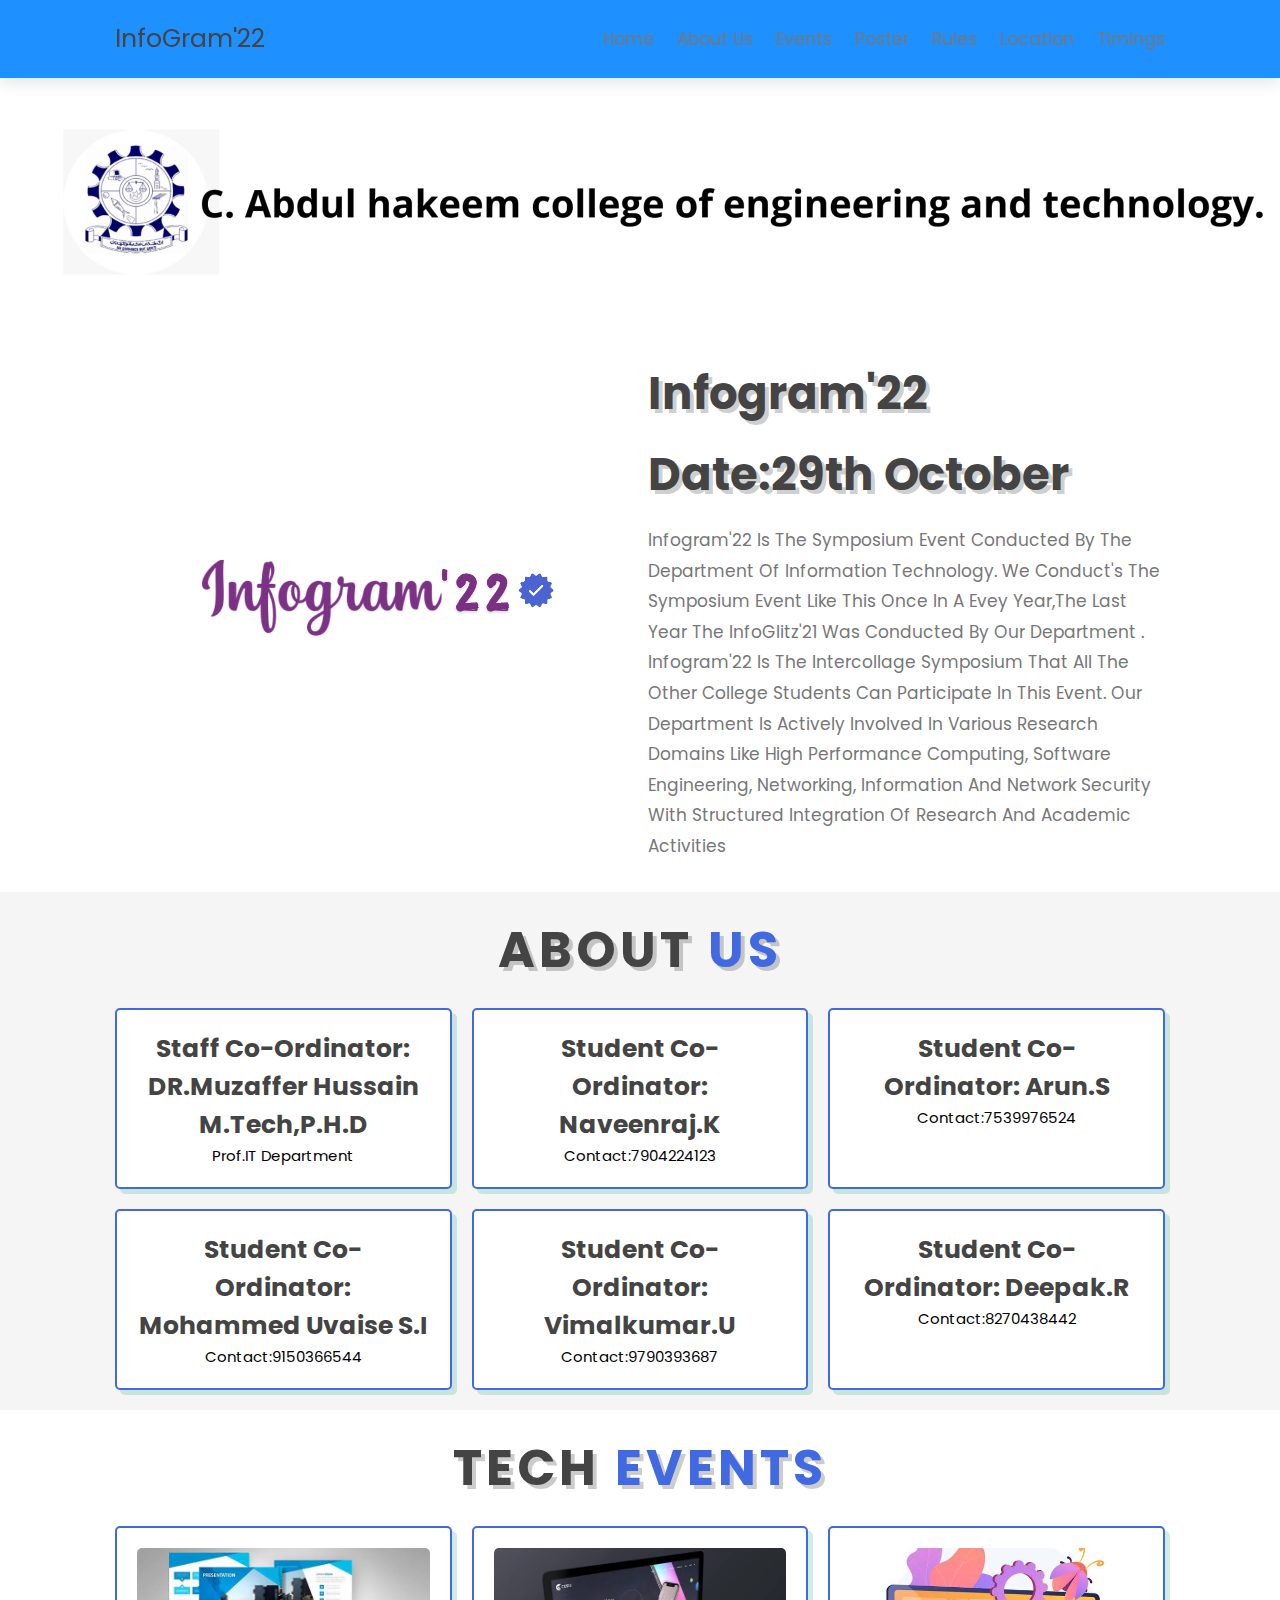
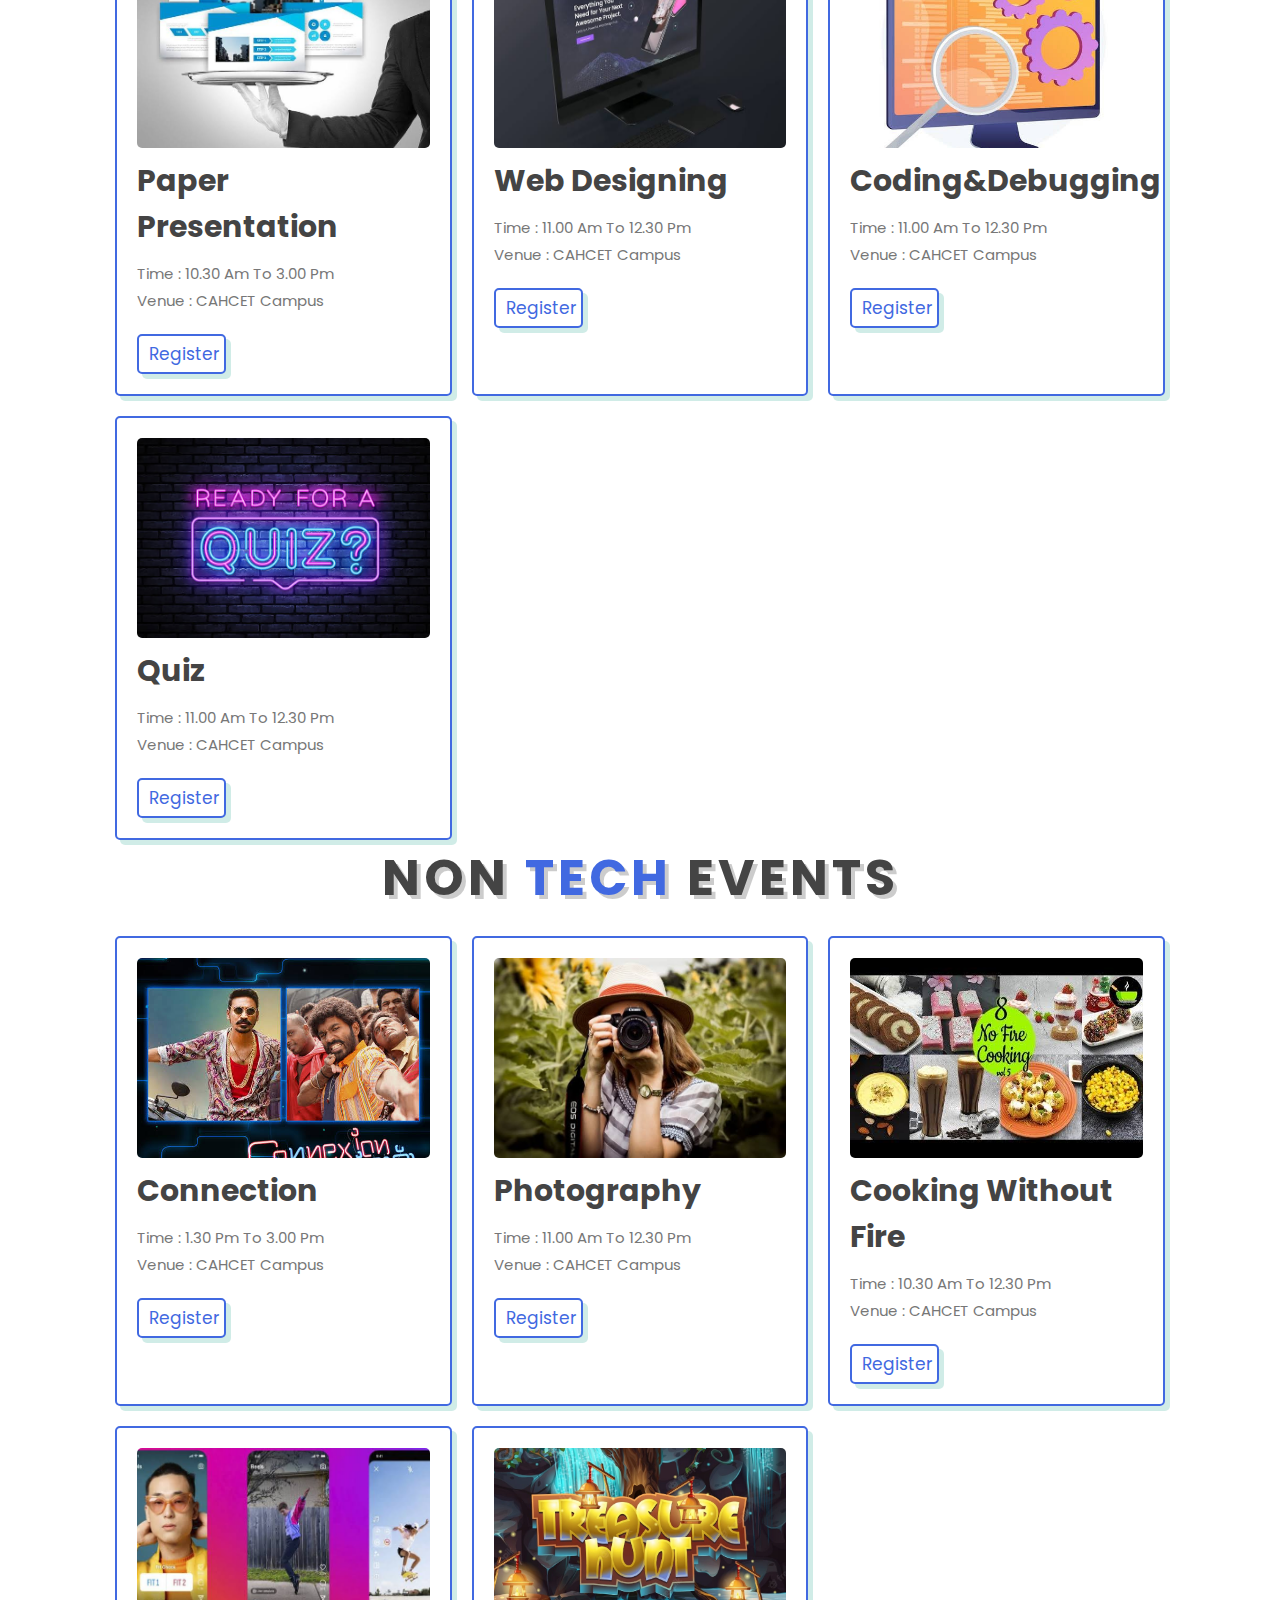
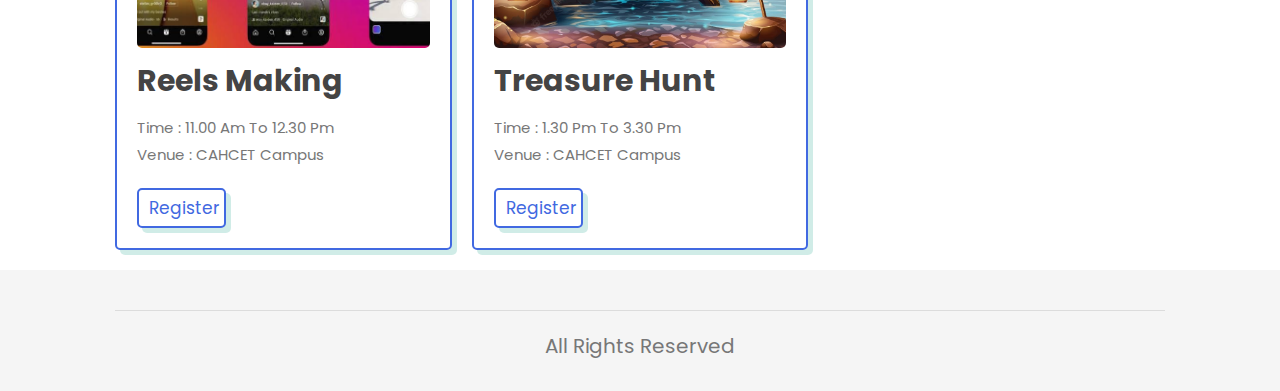
<file: index.html>
<!DOCTYPE html>
<html lang="en">
<head>
    <meta charset="UTF-8">
    <meta http-equiv="X-UA-Compatible" content="IE=edge">
    <meta name="viewport" content="width=device-width, initial-scale=1.0">
    <title>InfoGram'22 </title>

    <!-- font awesome cdn link  -->
    <link rel="stylesheet" href="https://cdnjs.cloudflare.com/ajax/libs/font-awesome/5.15.4/css/all.min.css">

    <!-- custom css file link  -->
    <link rel="stylesheet" href="css/style.css">

</head>
<body>
    
<!-- header section starts  -->

<header class="header">

    <a href="#" class="logo"> <i class="#"></i> InfoGram'22 </a>

    <nav class="navbar">
        <a href="#home">Home</a>
        <a href="#about">About us</a>
        <a href="#events">Events</a>
        <a href="poster.html">Poster</a>
        <a href="Rules.html">Rules</a>
        <a href="location.html">Location</a>
        <a href="Timing.html">Timings</a>
       
    </nav>

    <div id="menu-btn" class="fas fa-bars"></div>

</header>

<!-- header section ends -->

<div class="banner">
  <img src="images/IMG_20221017_201420.png">
</div>

<!-- home section starts  -->

<section class="home" id="home">

    <div class="image">
        <img src="images/IMG_20221017_192757.png" alt="">
    </div>

    <div class="content">
        <h3>Infogram'22 </h3>
        <h3>Date:29th October</h3>
        <p>Infogram'22 is the symposium event conducted by the department of Information Technology.
            We conduct's the  symposium event like this once in a evey year,the last year the InfoGlitz'21 was conducted by our 
            department .<br>
            Infogram'22 is the Intercollage Symposium that all the other college students can participate 
            in this event. Our department is actively involved in various research domains like High Performance Computing, Software Engineering, Networking, 
            Information and Network Security with structured integration of research and academic activities<br>
        </p>
       
    </div>

</section>

<!-- home section ends -->


<!---about starts-->

<section class="about" id="about">

  <h1 class="heading"> About<span> Us</span> </h1>

  <div class="box-container">

      <div class="box">
          <h3>Staff co-ordinator: DR.Muzaffer Hussain M.Tech,P.H.d</h3>
          <span>Prof.IT Department</span>
          
      </div>

      <div class="box"> 
          <h3>Student co-ordinator: Naveenraj.K </h3>
          <span>Contact:7904224123</span>
        
      </div>

      <div class="box">
        <h3>Student co-ordinator: Arun.S </h3>
        <span>Contact:7539976524</span>
      
    </div>

    <div class="box">
    
      <h3>Student co-ordinator: Mohammed Uvaise S.I </h3>
      <span>Contact:9150366544</span>
    
  </div>

  <div class="box">
    <h3>Student co-ordinator: Vimalkumar.U </h3>
    <span>Contact:9790393687</span>
  
</div>

<div class="box">
  <h3>Student co-ordinator: Deepak.R </h3>
  <span>Contact:8270438442</span>

</div>

  </div>

</section>


<!---about ends-->



<!-- event section starts  -->

<section class="events" id="events">

    <h1 class="heading">Tech<span> Events</span> </h1>

    <div class="box-container">

        <div class="box">
            <div class="image">
                <img src="images/ppt.jpeg" alt="">
            </div>
            <div class="content">
                <h3>Paper Presentation</h3>
                <p>Time : 10.30 Am to 3.00 Pm<br>
                Venue : CAHCET Campus</p>
                <a href="https://forms.gle/262CvYPPXBSHppbw6" class="btn"> Register  </a>
            </div>
        </div>

        <div class="box">
            <div class="image">
                <img src="images/wd.jpeg" alt="">
            </div>
            <div class="content">
                <h3>Web Designing</h3>
                <p>Time : 11.00 Am to 12.30 Pm<br>
                    Venue : CAHCET Campus </p>
                <a href="https://forms.gle/262CvYPPXBSHppbw6" class="btn"> Register  </a>
            </div>
        </div>

        <div class="box">
            <div class="image">
                <img src="images/cd.jpeg" alt="">
            </div>
            <div class="content">
                <h3>Coding&Debugging</h3>
                <p>Time : 11.00 Am to 12.30 Pm<br>
                    Venue : CAHCET Campus </p>
                <a href="https://forms.gle/262CvYPPXBSHppbw6" class="btn"> Register  </a>
            </div>
        </div>

        <div class="box">
          <div class="image">
              <img src="images/quiz.jpeg" alt="">
          </div>
          <div class="content">
              <h3>Quiz</h3>
              <p>Time : 11.00 Am to 12.30 Pm<br>
                Venue : CAHCET Campus </p>
              <a href="https://forms.gle/262CvYPPXBSHppbw6" class="btn"> Register </a>
          </div>
      </div>
</div>

<div class="events">

  <h1 class="heading">Non <span>Tech</span> Events </h1>


<div class="box-container">
      <div class="box">
        <div class="image">
            <img src="images/conn.jpeg" alt="">
        </div>
        <div class="content">
            <h3>Connection</h3>
            <p>Time : 1.30 Pm to 3.00 Pm<br>
                Venue : CAHCET Campus </p>
            <a href="https://forms.gle/262CvYPPXBSHppbw6" class="btn">Register  </a>
        </div>
    </div>

    <div class="box">
      <div class="image">
          <img src="images/photo.jpeg" alt="">
      </div>
      <div class="content">
          <h3>Photography</h3>
          <p>Time : 11.00 Am to 12.30 Pm<br>
            Venue : CAHCET Campus </p>
          <a href="https://forms.gle/262CvYPPXBSHppbw6" class="btn">Register </a>
      </div>
  </div>

  <div class="box">
    <div class="image">
        <img src="images/cwf.jpeg" alt="">
    </div>
    <div class="content">
        <h3>Cooking without fire</h3>
        <p>Time : 10.30 Am to 12.30 Pm<br>
            Venue : CAHCET Campus </p>
        <a href="https://forms.gle/262CvYPPXBSHppbw6" class="btn"> Register </a>
    </div>
</div>

<div class="box">
  <div class="image">
      <img src="images/WhatsApp Image 2022-10-18 at 10.31.36 AM.jpeg" alt="">
  </div>
  <div class="content">
      <h3>Reels making</h3>
      <p>Time : 11.00 Am to 12.30 Pm<br>
        Venue : CAHCET Campus </p>
      <a href="https://forms.gle/262CvYPPXBSHppbw6" class="btn"> Register  </a>
  </div>
</div>


<div class="box">
  <div class="image">
      <img src="images/WhatsApp Image 2022-10-18 at 10.31.35 AM.jpeg" alt="">
  </div>
  <div class="content">
      <h3>Treasure Hunt</h3>
      <p>Time : 1.30 Pm to 3.30 Pm<br>
        Venue : CAHCET Campus </p>
      <a href="https://forms.gle/262CvYPPXBSHppbw6" class="btn"> Register  </a>
  </div>


    </div>
    </div>
    </div>

</section>

<!-- event section ends -->





<section class="footer">
  <div class="credit"> All rights reserved </div>
</section>













<!-- js file link  -->
<script src="js/script.js"></script>

</body>
</html>
</file>
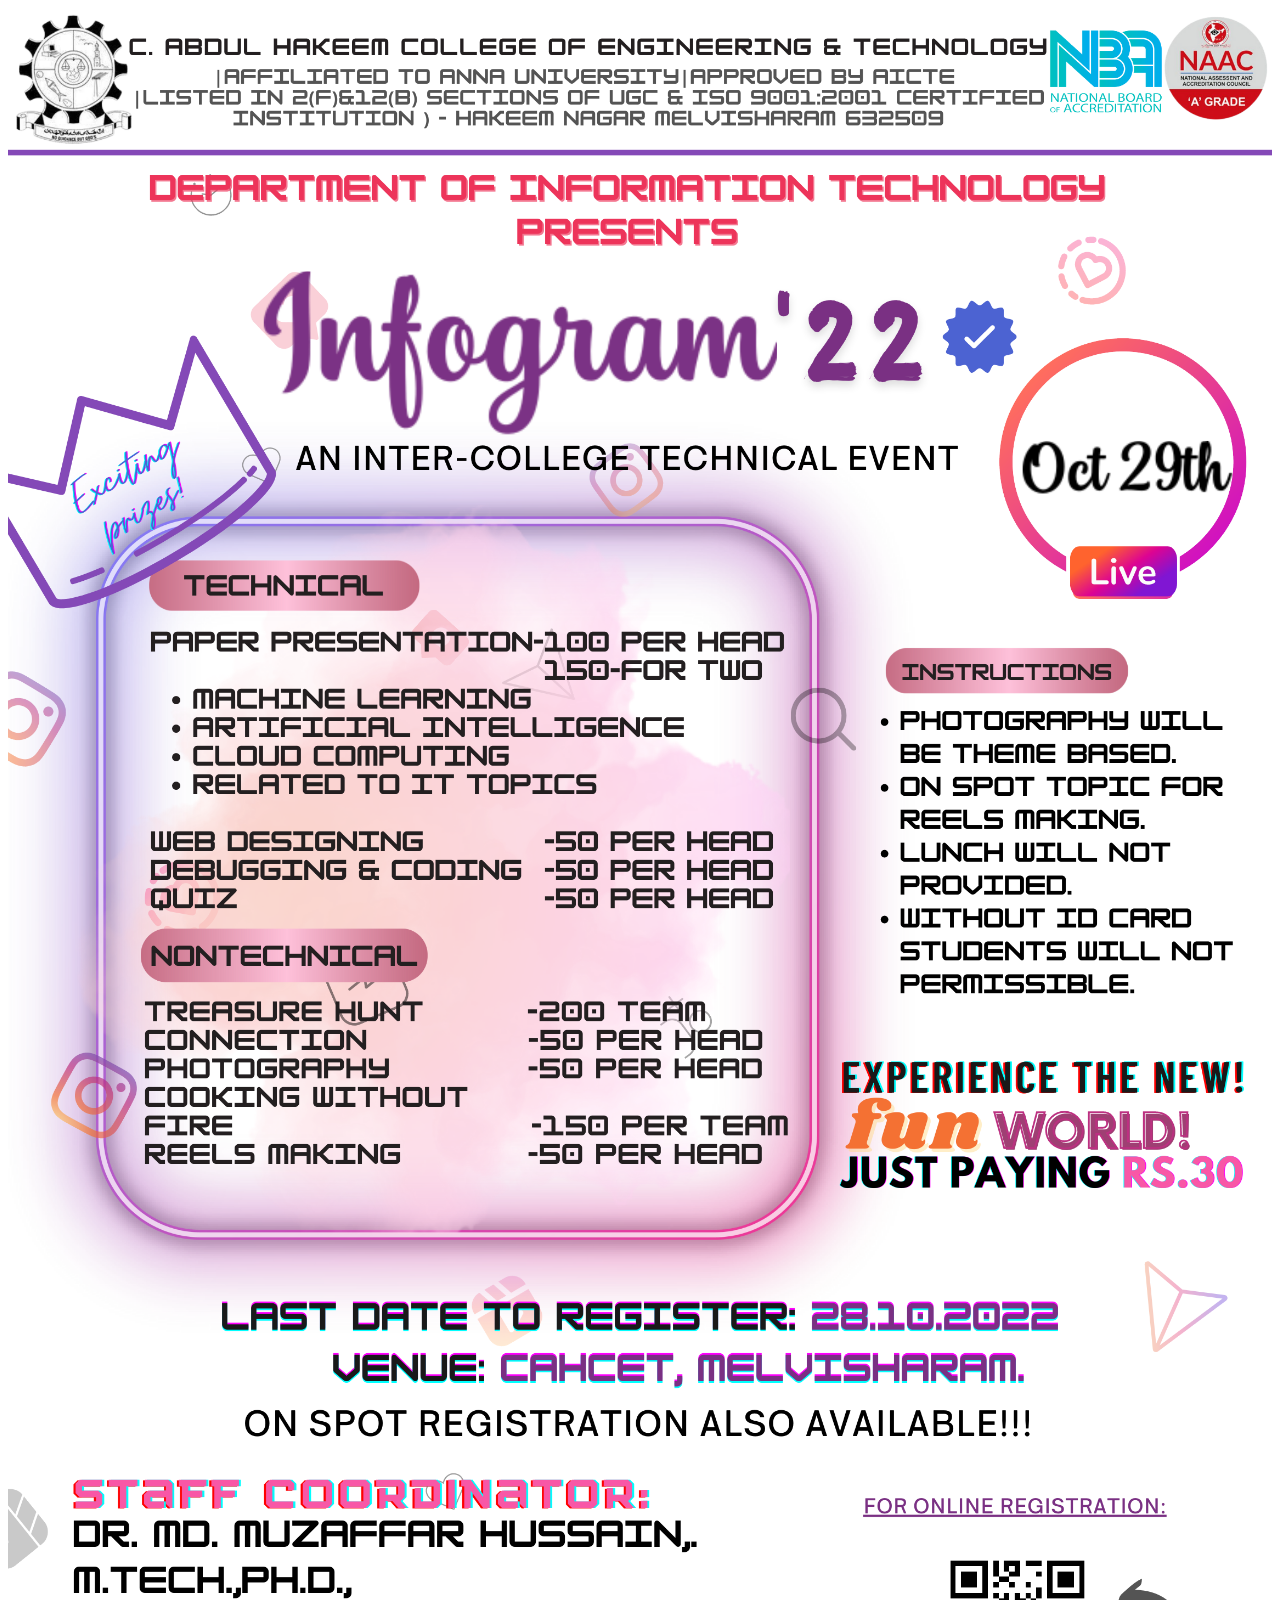
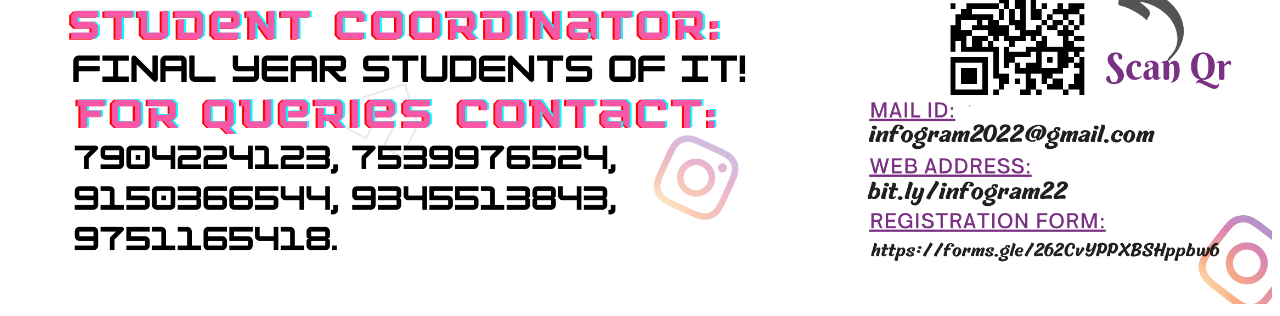
<file: poster.html>
<!DOCTYPE html>
<html lang="en">
<head>
    <meta charset="UTF-8">
    <meta http-equiv="X-UA-Compatible" content="IE=edge">
    <meta name="viewport" content="width=device-width, initial-scale=1.0">
    <title>Event Poster</title>
</head>
<body>
    <div class="banner">
        <img src="images/infogram_22.png"  height="auto" width="100%">
    </div>
</body>
</html>
</file>
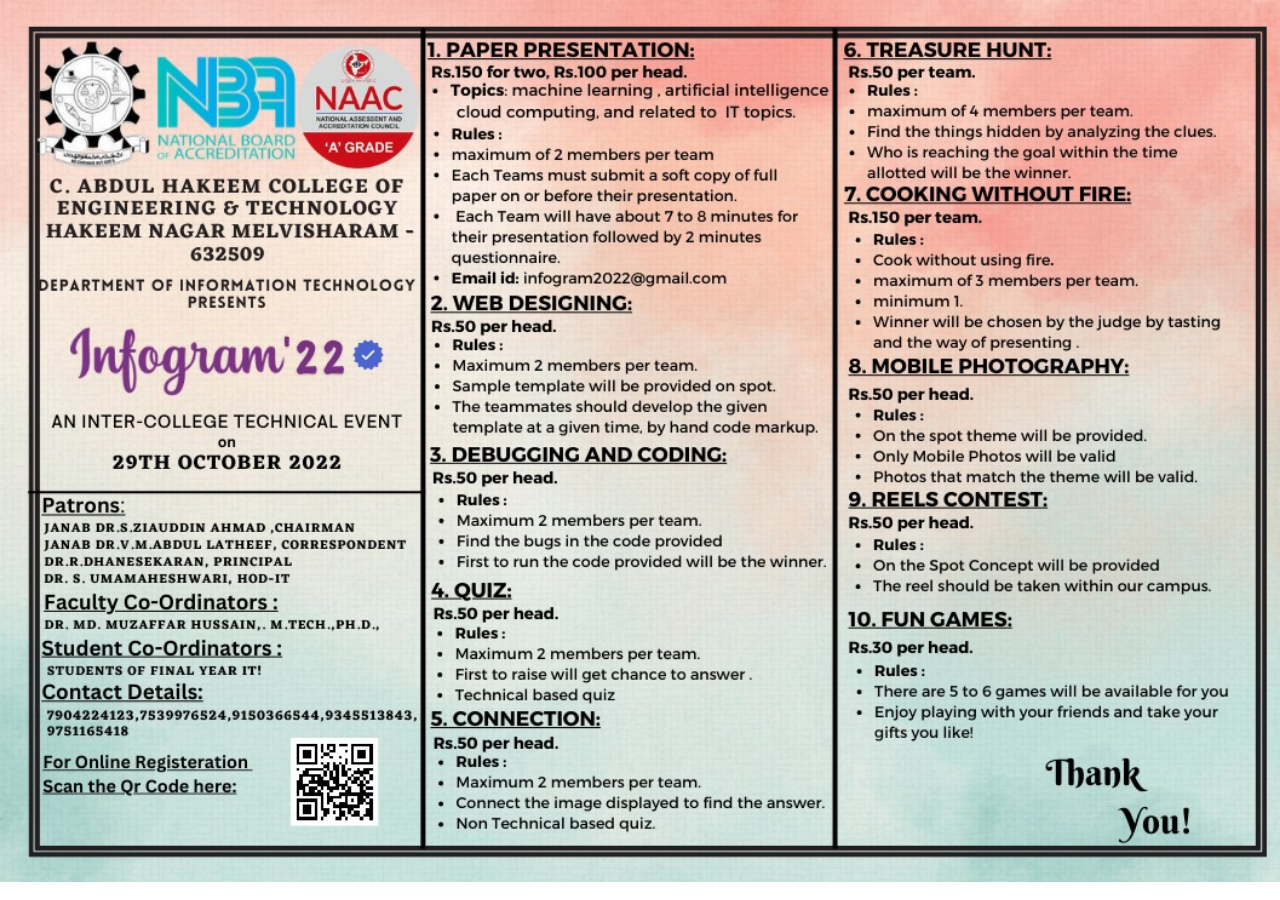
<file: Rules.html>
<!DOCTYPE html>
<html lang="en">
<head>
    <meta charset="UTF-8">
    <meta http-equiv="X-UA-Compatible" content="IE=edge">
    <meta name="viewport" content="width=device-width, initial-scale=1.0">
    <title>Registration</title>
    <link rel="stylesheet" href="css/style.css">
</head>
<body>

    <div class="poster">
        <div class="img">
                <img src="images/Rules.jpeg"><br>
        </div>
     
    </div>
    
</body>
</html>
</file>
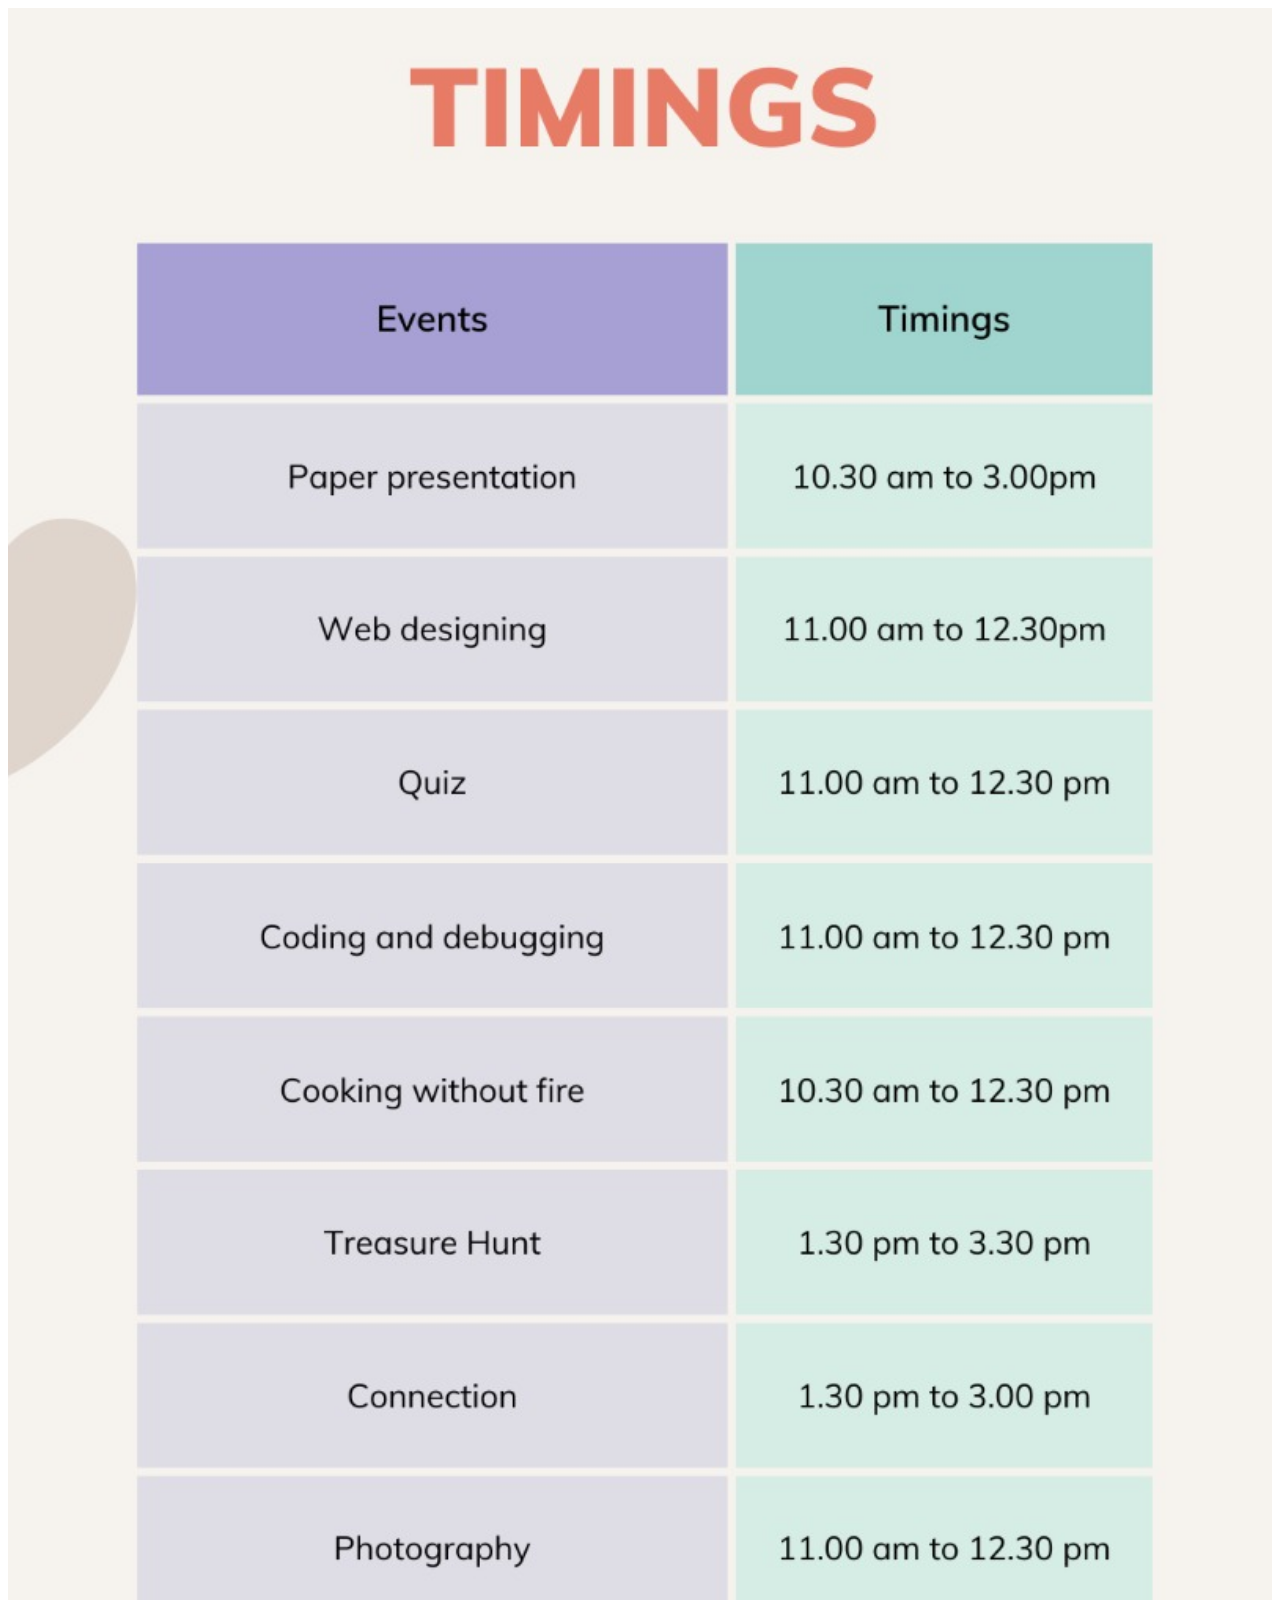
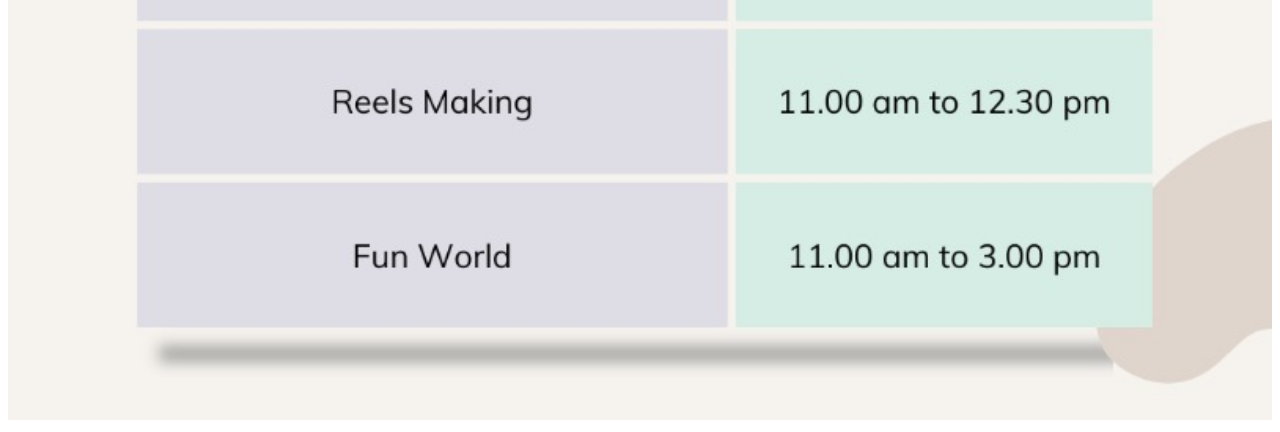
<file: Timing.html>
<!DOCTYPE html>
<html lang="en">
<head>
    <meta charset="UTF-8">
    <meta http-equiv="X-UA-Compatible" content="IE=edge">
    <meta name="viewport" content="width=device-width, initial-scale=1.0">
    <title>Timings</title>
</head>
<body>
    <div class="banner">
        <img src="images/Timing.jpeg" width="100%">
    </div>
</body>
</html>
</file>
<file: css/style.css>
@import url('https://fonts.googleapis.com/css2?family=Poppins:wght@100;200;300;400;500;600;700&display=swap');

:root{
    --blue:#4169E1;
    --black:#444;
    --hah:#1E90FF;
    --light-color:#777;
    --box-shadow:.5rem .5rem 0 rgba(22, 160, 133, .2);
    --text-shadow:.4rem .4rem 0 rgba(0, 0, 0, .2);
    --border:.2rem solid var(--blue);
}

*{
    font-family: 'Poppins', sans-serif;
    margin:0; padding: 0;
    box-sizing: border-box;
    outline: none; border: none;
    text-transform: capitalize;
    transition: all .2s ease-out;
    text-decoration: none;
}

html{
    font-size: 62.5%;
    overflow-x: hidden;
    scroll-padding-top: 7rem;
    scroll-behavior: smooth;
}


section{
    padding:2rem 9%;
}

section:nth-child(even){
    background: #f5f5f5;
}

.heading{
    text-align: center;
    padding-bottom: 2rem;
    text-shadow: var(--text-shadow);
    text-transform: uppercase;
    color:var(--black);
    font-size: 5rem;
    letter-spacing: .4rem;
}

.heading span{
    text-transform: uppercase;
    color:var(--blue);
}

.btn{
    display: inline-block;
    margin-top: 1rem;
    padding: .5rem;
    padding-left: 1rem;
    border:var(--border);
    border-radius: .5rem;
    box-shadow: var(--box-shadow);
    color:var(--blue);
    cursor: pointer;
    font-size: 1.7rem;
    background: #fff;
}

.btn span{
    padding:.7rem 1rem;
    border-radius: .5rem;
    background: var(--blue);
    color:#fff;
    margin-left: .5rem;
}

.btn:hover{
    background: var(--blue);
    color:#fff;
}

.btn:hover span{
    color: var(--blue);
    background:#fff;
    margin-left: 1rem;
}

.header{
    padding:2rem 9%;
    position: fixed;
    top:0; left: 0; right: 0;
    z-index: 1000;
    box-shadow: 0 .5rem 1.5rem rgba(0, 0, 0, .1);
    display: flex;
    align-items: center;
    justify-content: space-between;
    background: #fff;
}

.header .logo{
    font-size: 2.5rem;
    color: var(--black);
}

.header .logo i{
    color: var(--blue);
}

.header .navbar a{
    font-size: 1.7rem;
    color: var(--light-color);
    margin-left: 2rem;
}

.header .navbar a:hover{
    color: var(--blue);
}

.header{
  background: var(--hah)
}

#menu-btn{
    font-size: 2.5rem;
    border-radius: .5rem;
    background: #eee;
    color:var(--blue);
    padding: 1rem 1.5rem;
    cursor: pointer;
    display: none;
}


.banner img{
padding-top: 100px;
  width: 100%;
 
}

.home{
    display: flex;
    align-items: center;
    flex-wrap: wrap;
    gap:1.5rem;
    padding-top: 5rem;
}

.home .image{
    flex:1 1 45rem;
}

.home .image img{
    width: 100%;
}

.home .content{
    flex:1 1 45rem;
}

.home .content h3{
    font-size: 4.5rem;
    color:var(--black);
    line-height: 1.8;
    text-shadow: var(--text-shadow);
}

.home .content p{
    font-size: 1.7rem;
    color:var(--light-color);
    line-height: 1.8;
    padding: 1rem 0;
}

.icons-container{
    display: grid;
    gap:2rem;
    grid-template-columns: repeat(auto-fit, minmax(20rem, 1fr));
    padding-top: 5rem;
    padding-bottom: 5rem;
}

.icons-container .icons{
    border:var(--border);
    box-shadow: var(--box-shadow);
    border-radius: .5rem;
    text-align: center;
    padding: 2.5rem;
}

.icons-container .icons i{
    font-size: 4.5rem;
    color:var(--blue);
    padding-bottom: .7rem;
}

.icons-container .icons h3{
    font-size: 4.5rem;
    color:var(--black);
    padding: .5rem 0;
    text-shadow: var(--text-shadow);
}

.icons-container .icons p{
    font-size: 1.7rem;
    color:var(--hah);
}








.about .box-container{
  display: grid;
  grid-template-columns: repeat(auto-fit, minmax(30rem, 1fr));
  gap:2rem;
}

.about .box-container .box{
  text-align: center;
  background:#fff;
  border-radius: .5rem;
  border:var(--border);
  box-shadow: var(--box-shadow);
  padding:2rem;
}

.about .box-container .box img{
  height: 20rem;
  border:var(--border);
  border-radius: .5rem;
  margin-top: 1rem;
  margin-bottom: 1rem;
}

.about .box-container .box h3{
  color:var(--black);
  font-size: 2.5rem;
}

.about .box-container .box span{
  color:var(--green);
  font-size: 1.5rem;
}

.about .box-container .box .share{
  padding-top: 2rem;
}

.about .box-container .box .share a{
  height: 5rem;
  width: 5rem;
  line-height: 4.5rem;
  font-size: 2rem;
  color:var(--green);
  border-radius: .5rem;
  border:var(--border);
  margin:.3rem;
}

.about .box-container .box .share a:hover{
  background:var(--green);
  color:#fff;
  box-shadow: var(--box-shadow);
}






.events .box-container{
    display: grid;
    grid-template-columns: repeat(auto-fit, minmax(30rem, 1fr));
    gap:2rem;
}

.events .box-container .box{
    border:var(--border);
    box-shadow: var(--box-shadow);
    border-radius: .5rem;
    padding: 2rem;
}

.events .box-container .box .image{
    height: 20rem;
    overflow:hidden;
    border-radius: .5rem;
}

.events .box-container .box .image img{
    height: 100%;
    width: 100%;
    object-fit: cover;
}

.events .box-container .box:hover .image img{
    transform:scale(1.2);
}

.events .box-container .box .content{
    padding-top: 1rem;
}

.events .box-container .box .content .icon{
    padding: 1rem 0;
    display: flex;
    align-items: center;
    justify-content: space-between;
}

.events .box-container .box .content .icon a{
    font-size: 1.4rem;
    color: var(--light-color);
}

.events .box-container .box .content .icon a:hover{
    color:var(--hah);
}

.events .box-container .box .content .icon a i{
    padding-right: .5rem;
    color: var(--hah);
}

.events .box-container .box .content h3{
    color:var(--black);
    font-size: 3rem;
}

.events .box-container .box .content p{
    color:var(--light-color);
    font-size: 1.5rem;
    line-height: 1.8;
    padding:1rem 0;
}

.footer .credit{
  padding: 1rem;
  padding-top: 2rem;
  margin-top: 2rem;
  text-align: center;
  font-size: 2rem;
  color:var(--light-color);
  border-top: .1rem solid rgba(0, 0, 0, .1);
}


.poster img{
    height: auto;
    width: 100%;
}

 
.poster .btn{
    margin-left: 70px;

}







/* media queries  */
@media (max-width:991px){

    html{
        font-size: 55%;
    }

    .header{
        padding: 2rem;
    }

    section{
        padding:2rem;
    }

}

@media (max-width:768px){

    #menu-btn{
        display: initial;
    }

    .header .navbar{
        position: absolute;
        top:115%; right: 2rem;
        border-radius: .5rem;
        box-shadow: var(--box-shadow);
        width: 30rem;
        border: var(--border);
        background: #fff;
        transform: scale(0);
        opacity: 0;
        transform-origin: top right;
        transition: none;
    }

    .header .navbar.active{
        transform: scale(1);
        opacity: 1;
        transition: .2s ease-out;
    }

    .header .navbar a{
        font-size: 2rem;
        display: block;
        margin:2.5rem;
    }

}

@media (max-width:450px){

    html{
        font-size: 50%;
    }

}
</file>
